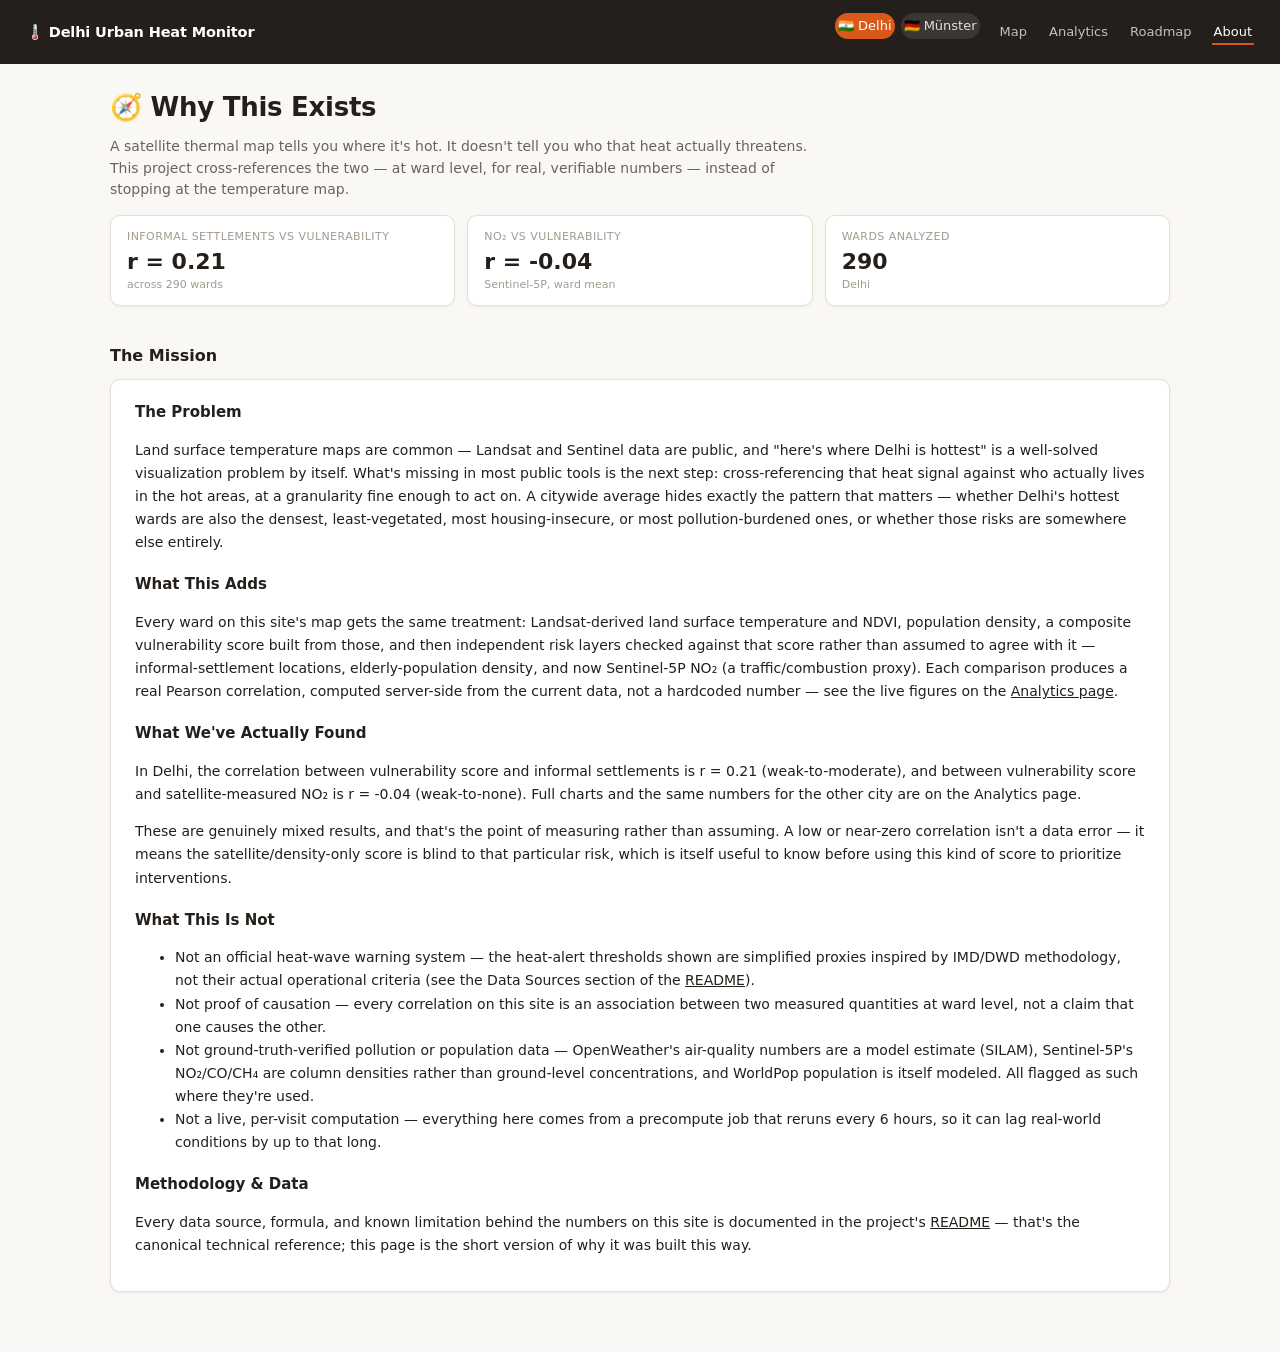
<file: about.html>
<!DOCTYPE html>
<html lang="en">
<head>
    <meta charset="utf-8" />
    <meta name="viewport" content="width=device-width, initial-scale=1" />
    <title id="page-title">About | Delhi Urban Heat Monitor</title>
    <meta name="description" id="page-description" content="Why this dashboard exists: cross-referencing satellite-measured heat with who's actually vulnerable to it, instead of just mapping temperature." />
    <link rel="icon" href="data:image/svg+xml,<svg xmlns='http://www.w3.org/2000/svg' viewBox='0 0 100 100'><text y='.9em' font-size='90'>%F0%9F%A7%AD</text></svg>" />
    <link rel="stylesheet" href="style.css" />
    <script src="city.js"></script>
</head>
<body class="doc-page">

    <nav class="site-nav">
        <span class="brand" id="site-brand">🌡️ Delhi Urban Heat Monitor</span>
        <div id="city-switcher" class="city-switcher"></div>
        <a href="index.html" data-nav-page="index.html">Map</a>
        <a href="analytics.html" data-nav-page="analytics.html">Analytics</a>
        <a href="roadmap.html" data-nav-page="roadmap.html">Roadmap</a>
        <a href="about.html" data-nav-page="about.html" class="active">About</a>
    </nav>

    <div class="page-container">
        <div class="page-header">
            <h1>🧭 Why This Exists</h1>
            <p id="page-intro">A satellite thermal map tells you where it's hot. It doesn't tell you who that heat actually threatens. This project cross-references the two — at ward level, for real, verifiable numbers — instead of stopping at the temperature map.</p>
            <div id="about-error-banner"></div>
        </div>

        <div id="finding-stats" class="stat-grid">Loading current findings…</div>

        <h2 class="section-title">The Mission</h2>
        <div class="narrative-card">
            <h3>The Problem</h3>
            <p id="problem-text">Land surface temperature maps are common — Landsat and Sentinel data are public, and "here's where the city is hottest" is a well-solved visualization problem by itself. What's missing in most public tools is the next step: cross-referencing that heat signal against who actually lives in the hot areas, at a granularity fine enough to act on. A citywide average hides exactly the pattern that matters — whether the hottest wards are also the densest, least-vegetated, most housing-insecure, or most pollution-burdened ones, or whether those risks are somewhere else entirely.</p>

            <h3>What This Adds</h3>
            <p>Every ward on this site's map gets the same treatment: Landsat-derived land surface temperature and NDVI, population density, a composite vulnerability score built from those, and then independent risk layers checked against that score rather than assumed to agree with it — informal-settlement locations, elderly-population density, and now Sentinel-5P NO₂ (a traffic/combustion proxy). Each comparison produces a real Pearson correlation, computed server-side from the current data, not a hardcoded number — see the live figures on the <a href="analytics.html" data-nav-page="analytics.html">Analytics page</a>.</p>

            <h3 id="findings-heading">What We've Actually Found</h3>
            <p id="findings-text">Loading current correlation findings…</p>
            <p>These are genuinely mixed results, and that's the point of measuring rather than assuming. A low or near-zero correlation isn't a data error — it means the satellite/density-only score is blind to that particular risk, which is itself useful to know before using this kind of score to prioritize interventions.</p>

            <h3>What This Is Not</h3>
            <ul>
                <li>Not an official heat-wave warning system — the heat-alert thresholds shown are simplified proxies inspired by IMD/DWD methodology, not their actual operational criteria (see the Data Sources section of the <a href="https://github.com/ajay-sheokand/Delhi-Urban-Heat#readme">README</a>).</li>
                <li>Not proof of causation — every correlation on this site is an association between two measured quantities at ward level, not a claim that one causes the other.</li>
                <li>Not ground-truth-verified pollution or population data — OpenWeather's air-quality numbers are a model estimate (SILAM), Sentinel-5P's NO₂/CO/CH₄ are column densities rather than ground-level concentrations, and WorldPop population is itself modeled. All flagged as such where they're used.</li>
                <li>Not a live, per-visit computation — everything here comes from a precompute job that reruns every 6 hours, so it can lag real-world conditions by up to that long.</li>
            </ul>

            <h3>Methodology &amp; Data</h3>
            <p>Every data source, formula, and known limitation behind the numbers on this site is documented in the project's <a href="https://github.com/ajay-sheokand/Delhi-Urban-Heat#readme">README</a> — that's the canonical technical reference; this page is the short version of why it was built this way.</p>
        </div>
    </div>

    <script src="about.js"></script>
</body>
</html>
</file>
<file: style.css>
/* ============================================================
   Design tokens. Structurally inspired by GIS-explorer-style dashboards
   (persistent sidebar, toggle switches, stat chips, opacity sliders,
   inline legends instead of floating cards) but with our own visual
   identity: a warm ember accent tying back to the subject (heat
   monitoring), not a generic engineering-tool blue.
   ============================================================ */
:root {
    --font-heading: 'Manrope', system-ui, sans-serif;
    --font-body: 'Inter', system-ui, sans-serif;

    --bg: #faf8f5;
    --surface: #ffffff;
    --surface-sunken: #f2ede4;
    --ink: #241f1a;
    --ink-soft: #6b6259;
    --ink-faint: #a39a8f;
    --border: #e7e0d5;
    --border-strong: #d8cfc0;

    --accent: #d9591a;
    --accent-dark: #b8460f;
    --accent-ink: #ffffff;
    --accent-soft: #fbe4d4;

    --danger: #b30000;
    --warning: #cc7000;
    --success: #2e7d32;

    --radius-sm: 6px;
    --radius-md: 10px;
    --radius-lg: 14px;
    --shadow-sm: 0 1px 3px rgba(36, 31, 26, 0.08);
    --shadow-md: 0 6px 20px rgba(36, 31, 26, 0.14);

    --sidebar-w: 336px;
}

* { box-sizing: border-box; }

body {
    margin: 0;
    padding: 0;
    font-family: var(--font-body);
    color: var(--ink);
    background: var(--bg);
}

a { color: inherit; }

/* ---- Map page shell ---- */

#map {
    position: absolute;
    top: 0;
    bottom: 0;
    left: var(--sidebar-w);
    right: 0;
    width: auto;
}

.weather-marker {
    width: 22px;
    height: 22px;
    border-radius: 50%;
    border: 3px solid white;
    box-shadow: 0 1px 5px rgba(0, 0, 0, 0.6);
    cursor: pointer;
}

/* Wind-field particle-flow canvas (app.js: startWindFieldAnimation). A plain canvas
   overlaid on the map, redrawn every frame - not a MapLibre/deck.gl layer, since the
   trailing-streak effect needs direct per-pixel control (fade the previous frame instead
   of clearing it) that those layer APIs don't expose. */
#wind-field-canvas {
    position: absolute;
    top: 0;
    left: 0;
    pointer-events: none;
    z-index: 1;
}

/* ---- Sidebar ---- */

.sidebar {
    position: fixed;
    top: 0;
    left: 0;
    bottom: 0;
    width: var(--sidebar-w);
    background: var(--surface);
    border-right: 1px solid var(--border);
    z-index: 5;
    display: flex;
    flex-direction: column;
    overflow: hidden;
}

.sidebar-scroll {
    flex: 1;
    overflow-y: auto;
    padding: 20px 20px 12px;
}

.sidebar-header {
    padding-bottom: 16px;
    border-bottom: 1px solid var(--border);
    margin-bottom: 16px;
}

.wordmark {
    display: flex;
    align-items: baseline;
    gap: 8px;
    font-family: var(--font-heading);
    font-weight: 700;
    font-size: 19px;
    letter-spacing: -0.01em;
    margin-bottom: 6px;
}

.wordmark-icon { font-size: 17px; }
.wordmark-city { color: var(--accent); }

.wordmark-text {
    margin: 0;
    font: inherit;
    color: var(--ink);
}

.sidebar-tagline {
    font-size: 12.5px;
    color: var(--ink-soft);
    line-height: 1.5;
    margin: 0;
}

/* ---- City switcher ---- */

.city-switcher {
    display: flex;
    gap: 6px;
    margin-bottom: 12px;
}

.city-switch-btn {
    font-size: 12px;
    font-weight: 600;
    padding: 5px 11px;
    border-radius: 999px;
    background: var(--surface-sunken);
    color: var(--ink-soft);
    text-decoration: none;
    border: 1px solid transparent;
}

.city-switch-btn.active {
    background: var(--accent-soft);
    color: var(--accent-dark);
    border-color: var(--accent);
}

/* ---- Stat row ---- */

.stat-row {
    display: grid;
    grid-template-columns: repeat(auto-fit, minmax(72px, 1fr));
    gap: 8px;
    margin-bottom: 18px;
}

.stat-chip {
    background: var(--surface-sunken);
    border-radius: var(--radius-sm);
    padding: 9px 8px;
    text-align: center;
}

.stat-chip-value {
    display: block;
    font-family: var(--font-heading);
    font-weight: 700;
    font-size: 17px;
    color: var(--accent-dark);
    font-variant-numeric: tabular-nums;
}

.stat-chip-label {
    display: block;
    font-size: 9.5px;
    text-transform: uppercase;
    letter-spacing: 0.04em;
    color: var(--ink-soft);
    margin-top: 2px;
}

/* ---- Layer sections ---- */

.layer-section {
    margin-bottom: 18px;
}

.layer-section-title {
    font-size: 10.5px;
    font-weight: 700;
    text-transform: uppercase;
    letter-spacing: 0.06em;
    color: var(--ink-faint);
    margin-bottom: 8px;
}

.layer-row {
    display: flex;
    align-items: center;
    gap: 9px;
    padding: 7px 0;
    cursor: pointer;
    border-bottom: 1px solid transparent;
}

.layer-row-icon {
    font-size: 14px;
    width: 18px;
    text-align: center;
    flex-shrink: 0;
}

.layer-row-label {
    flex: 1;
    font-size: 12.5px;
    color: var(--ink);
    line-height: 1.35;
}

.layer-row input:disabled ~ .layer-row-label,
.layer-row input:disabled + .layer-row-label {
    color: var(--ink-faint);
}

/* ---- Toggle switch (wraps the existing <input type="checkbox">; app.js logic unchanged) ---- */

.switch {
    position: relative;
    display: inline-block;
    width: 32px;
    height: 18px;
    flex-shrink: 0;
}

.switch input {
    opacity: 0;
    width: 0;
    height: 0;
    position: absolute;
}

.switch-track {
    position: absolute;
    inset: 0;
    background: var(--border-strong);
    border-radius: 999px;
    transition: background 0.15s ease;
}

.switch-track::before {
    content: "";
    position: absolute;
    width: 14px;
    height: 14px;
    left: 2px;
    top: 2px;
    background: white;
    border-radius: 50%;
    box-shadow: 0 1px 2px rgba(0, 0, 0, 0.25);
    transition: transform 0.15s ease;
}

.switch input:checked ~ .switch-track {
    background: var(--accent);
}

.switch input:checked ~ .switch-track::before {
    transform: translateX(14px);
}

.switch input:disabled ~ .switch-track {
    opacity: 0.4;
    cursor: not-allowed;
}

.switch input:focus-visible ~ .switch-track {
    outline: 2px solid var(--accent);
    outline-offset: 2px;
}

/* ---- Opacity sliders ---- */

.opacity-row {
    display: flex;
    align-items: center;
    gap: 10px;
    padding: 6px 0;
}

.opacity-row-label {
    font-size: 11.5px;
    color: var(--ink-soft);
    width: 74px;
    flex-shrink: 0;
}

.opacity-row input[type="range"] {
    flex: 1;
    accent-color: var(--accent);
    height: 16px;
}

.opacity-row-value {
    font-size: 11px;
    font-variant-numeric: tabular-nums;
    color: var(--ink-faint);
    width: 32px;
    text-align: right;
    flex-shrink: 0;
}

/* ---- Legends (in-flow sidebar rows, not floating boxes) ---- */

.legend {
    margin-bottom: 14px;
    font-size: 11px;
}

.legend-title {
    font-weight: 600;
    font-size: 11.5px;
    margin-bottom: 6px;
    color: var(--ink);
}

.legend-gradient {
    height: 8px;
    border-radius: 4px;
    margin-bottom: 4px;
}

.legend-scale {
    display: flex;
    justify-content: space-between;
    color: var(--ink-soft);
    font-variant-numeric: tabular-nums;
}

.legend-items {
    display: flex;
    flex-direction: column;
    gap: 4px;
}

.legend-item {
    display: flex;
    align-items: center;
    gap: 7px;
    color: var(--ink-soft);
}

.legend-swatch {
    display: inline-block;
    width: 11px;
    height: 11px;
    border-radius: 3px;
    flex-shrink: 0;
}

.legend-note {
    color: var(--ink-faint);
    font-size: 10px;
    line-height: 1.4;
    margin-top: 6px;
}

/* ---- Sidebar footer ---- */

.sidebar-footer {
    border-top: 1px solid var(--border);
    padding: 12px 20px 16px;
}

.muted {
    font-size: 11px;
    color: var(--ink-faint);
}

.sidebar-nav {
    display: flex;
    gap: 14px;
    margin-top: 10px;
}

.sidebar-nav a {
    font-size: 12px;
    font-weight: 600;
    color: var(--ink-soft);
    text-decoration: none;
}

.sidebar-nav a:hover { color: var(--accent-dark); }

.error-banner {
    background: #fdecea;
    color: var(--danger);
    border: 1px solid #f5c6cb;
    border-radius: var(--radius-sm);
    padding: 8px 10px;
    font-size: 12px;
    margin-top: 8px;
}

/* ---- Mobile sidebar toggle ---- */

.sidebar-toggle-btn {
    display: none;
    position: fixed;
    top: 12px;
    left: 12px;
    z-index: 6;
    width: 38px;
    height: 38px;
    border-radius: var(--radius-sm);
    background: var(--surface);
    border: 1px solid var(--border);
    box-shadow: var(--shadow-sm);
    font-size: 16px;
    cursor: pointer;
}

/* ---- Bottom panel (time series / alerts) ---- */

.panel-bottom {
    position: absolute;
    left: calc(var(--sidebar-w) + 16px);
    right: 16px;
    bottom: 16px;
    max-height: 220px;
    overflow: hidden;
    background: var(--surface);
    border: 1px solid var(--border);
    border-radius: var(--radius-lg);
    box-shadow: var(--shadow-md);
    padding: 14px 16px;
    z-index: 2;
}

.bottom-tabs {
    display: flex;
    gap: 6px;
    margin-bottom: 10px;
}

.tab-btn {
    border: none;
    background: var(--surface-sunken);
    color: var(--ink-soft);
    padding: 6px 13px;
    border-radius: 999px;
    font-size: 12px;
    font-weight: 600;
    cursor: pointer;
    font-family: var(--font-body);
}

.tab-btn.active {
    background: var(--accent);
    color: var(--accent-ink);
}

.tab-content {
    max-height: 155px;
    overflow-y: auto;
}

.date-range-controls {
    display: flex;
    gap: 12px;
    margin-bottom: 6px;
    font-size: 11px;
    color: var(--ink-soft);
}

.date-range-controls input[type="date"] {
    font-size: 11px;
    padding: 3px 6px;
    border: 1px solid var(--border);
    border-radius: var(--radius-sm);
    font-family: var(--font-body);
}

#heat-alerts-list .alert-row {
    display: flex;
    justify-content: space-between;
    padding: 5px 0;
    border-bottom: 1px solid var(--border);
    font-size: 13px;
}

#heat-alerts-list .alert-extreme { color: var(--danger); font-weight: 600; }
#heat-alerts-list .alert-high { color: var(--warning); font-weight: 600; }
#heat-alerts-list .alert-normal { color: var(--success); }

/* ---- MapLibre control restyle ---- */

.maplibregl-ctrl-group {
    border-radius: var(--radius-sm) !important;
    box-shadow: var(--shadow-sm) !important;
    overflow: hidden;
}

@media (max-width: 860px) {
    :root { --sidebar-w: 300px; }

    .sidebar-toggle-btn { display: block; }

    .sidebar {
        transform: translateX(-100%);
        transition: transform 0.2s ease;
        box-shadow: var(--shadow-md);
    }

    body.sidebar-open .sidebar {
        transform: translateX(0);
    }

    #map { left: 0; }

    .panel-bottom { left: 16px; }
}

/* ============================================================
   Shared layout for document-style pages (analytics.html, roadmap.html,
   about.html) - same design tokens as the map page above.
   ============================================================ */

body.doc-page {
    background: var(--bg);
}

.site-nav {
    position: sticky;
    top: 0;
    z-index: 10;
    display: flex;
    align-items: center;
    gap: 18px;
    background: var(--ink);
    color: white;
    padding: 13px 26px;
    font-family: var(--font-body);
}

.site-nav .brand {
    font-family: var(--font-heading);
    font-weight: 700;
    font-size: 14.5px;
    margin-right: auto;
    letter-spacing: -0.01em;
}

.site-nav a {
    color: rgba(255, 255, 255, 0.72);
    text-decoration: none;
    font-size: 13px;
    font-weight: 500;
    padding: 4px 2px;
    border-bottom: 2px solid transparent;
}

.site-nav a:hover,
.site-nav a.active {
    color: white;
    border-bottom-color: var(--accent);
}

.site-nav .city-switch-btn {
    background: rgba(255, 255, 255, 0.1);
    color: rgba(255, 255, 255, 0.85);
}

.site-nav .city-switch-btn.active {
    background: var(--accent);
    color: white;
}

.page-container {
    max-width: 1100px;
    margin: 0 auto;
    padding: 28px 20px 60px;
}

.page-header h1 {
    font-family: var(--font-heading);
    font-size: 26px;
    font-weight: 700;
    letter-spacing: -0.01em;
    margin: 0 0 6px 0;
    color: var(--ink);
}

.page-header p {
    font-size: 14px;
    color: var(--ink-soft);
    line-height: 1.55;
    max-width: 720px;
}

.section-title {
    font-family: var(--font-heading);
    font-weight: 700;
    font-size: 16px;
    color: var(--ink);
    margin: 40px 0 14px 0;
}

.stat-grid {
    display: grid;
    grid-template-columns: repeat(auto-fit, minmax(160px, 1fr));
    gap: 12px;
    margin-top: 12px;
}

.stat-card {
    background: var(--surface);
    border: 1px solid var(--border);
    border-radius: var(--radius-md);
    padding: 14px 16px;
    box-shadow: var(--shadow-sm);
}

.stat-card .stat-label {
    font-size: 11px;
    text-transform: uppercase;
    letter-spacing: 0.04em;
    color: var(--ink-faint);
    margin-bottom: 6px;
}

.stat-card .stat-value {
    font-family: var(--font-heading);
    font-size: 22px;
    font-weight: 700;
    color: var(--ink);
    font-variant-numeric: tabular-nums;
}

.stat-card .stat-sub {
    font-size: 11px;
    color: var(--ink-faint);
    margin-top: 4px;
}

.stat-card.accent-hot { border-left: 4px solid var(--danger); }
.stat-card.accent-cool { border-left: 4px solid #1f77b4; }

.chart-grid {
    display: grid;
    grid-template-columns: repeat(auto-fit, minmax(420px, 1fr));
    gap: 16px;
}

.chart-card {
    background: var(--surface);
    border: 1px solid var(--border);
    border-radius: var(--radius-md);
    padding: 16px;
    box-shadow: var(--shadow-sm);
}

.chart-card h3 {
    font-family: var(--font-heading);
    font-size: 13.5px;
    font-weight: 700;
    color: var(--ink);
    margin: 0 0 12px 0;
}

.chart-card canvas {
    max-height: 320px;
}

.data-table-wrap {
    overflow-x: auto;
    background: var(--surface);
    border: 1px solid var(--border);
    border-radius: var(--radius-md);
    box-shadow: var(--shadow-sm);
}

.data-table {
    width: 100%;
    border-collapse: collapse;
    font-size: 13px;
}

.data-table th,
.data-table td {
    text-align: left;
    padding: 8px 12px;
    border-bottom: 1px solid var(--border);
    white-space: nowrap;
}

.data-table th {
    background: var(--surface-sunken);
    color: var(--ink-soft);
    font-weight: 700;
    font-size: 11px;
    text-transform: uppercase;
    letter-spacing: 0.02em;
}

.data-table tr:last-child td {
    border-bottom: none;
}

.narrative-card {
    background: var(--surface);
    border: 1px solid var(--border);
    border-radius: var(--radius-md);
    padding: 20px 24px;
    box-shadow: var(--shadow-sm);
    font-size: 14px;
    line-height: 1.65;
    color: var(--ink);
}

.narrative-card h3 {
    font-family: var(--font-heading);
    font-size: 15px;
    font-weight: 700;
    color: var(--ink);
    margin: 18px 0 8px 0;
}

.narrative-card h3:first-child {
    margin-top: 0;
}

.placeholder-text {
    color: var(--ink-faint);
    font-style: italic;
    background: var(--surface-sunken);
    border: 1px dashed var(--border-strong);
    border-radius: var(--radius-sm);
    padding: 10px 12px;
    display: block;
    margin-top: 6px;
}

.badge {
    display: inline-block;
    font-size: 11px;
    font-weight: 700;
    padding: 2px 8px;
    border-radius: 999px;
    background: var(--accent-soft);
    color: var(--accent-dark);
}

@media (max-width: 768px) {
    .page-container { padding: 16px 14px 40px; }
    .chart-grid { grid-template-columns: 1fr; }
    .site-nav { padding: 10px 14px; gap: 12px; flex-wrap: wrap; }
}
</file>
